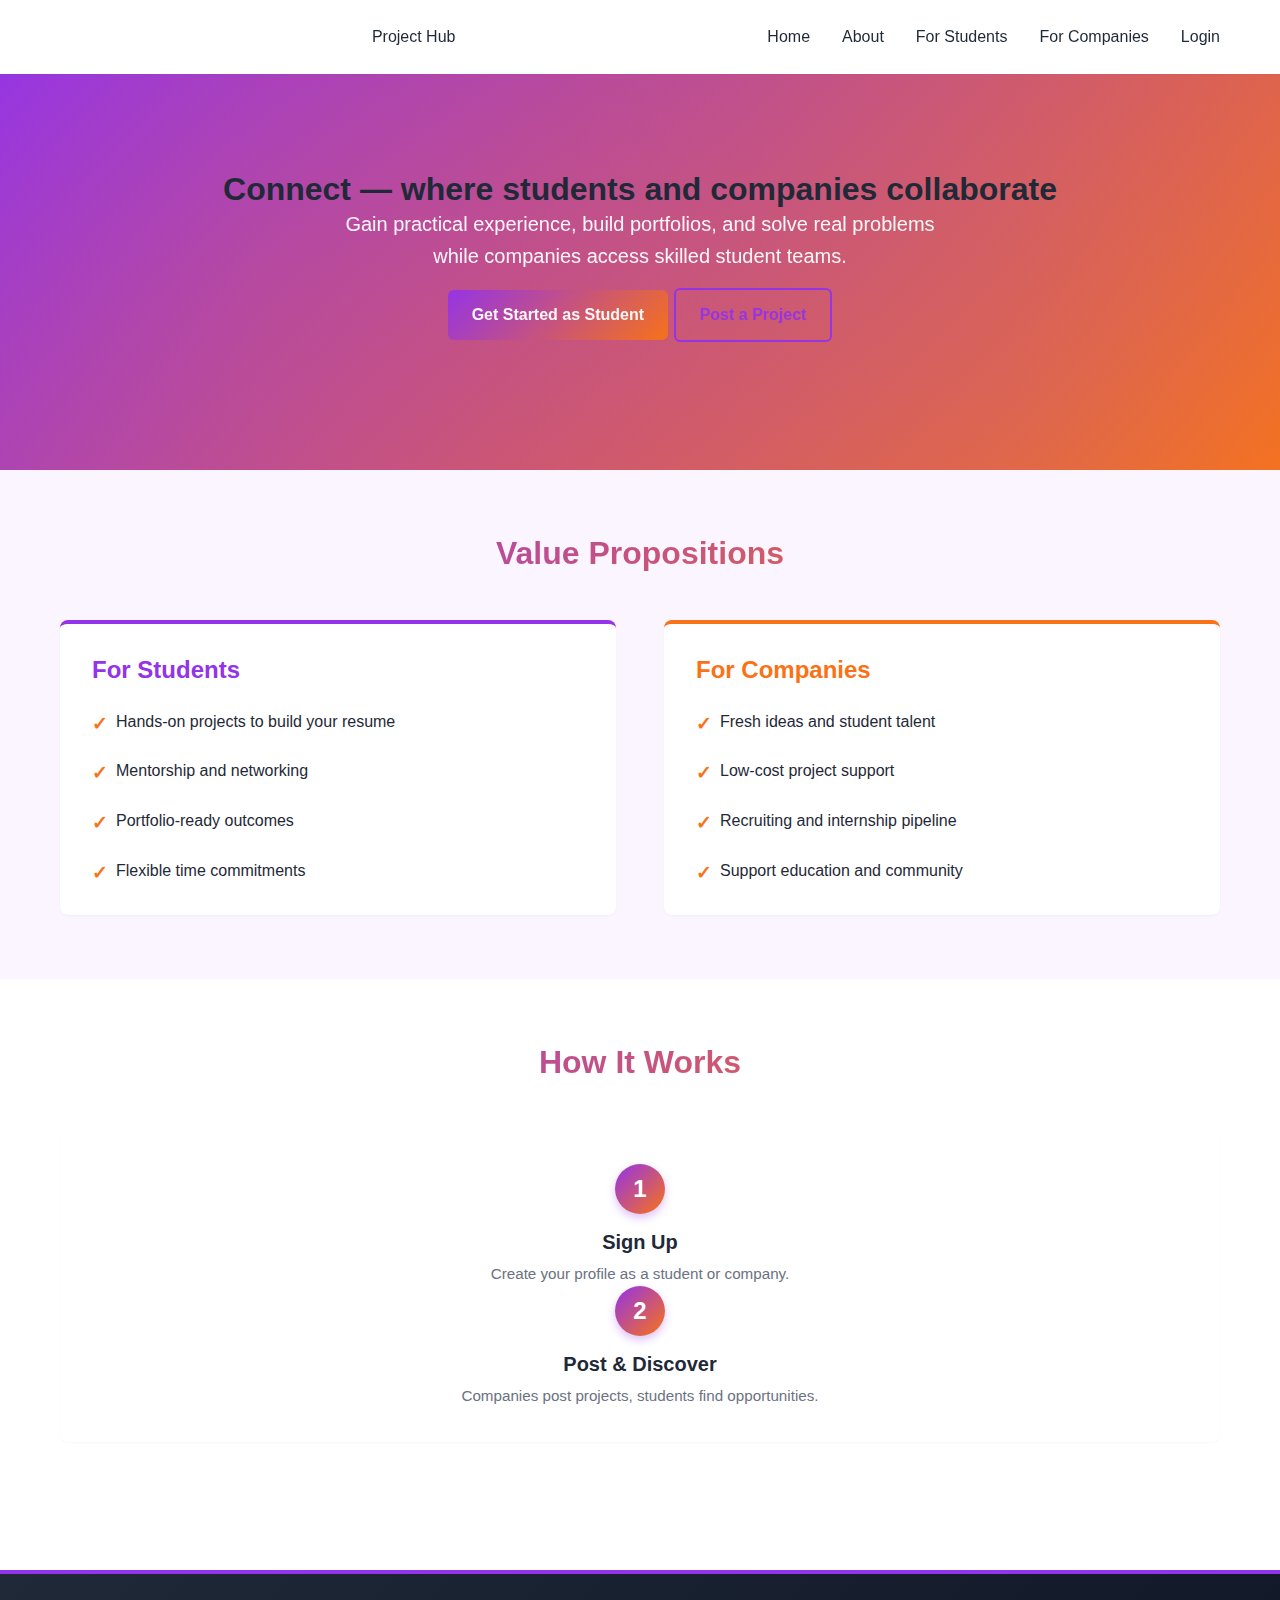
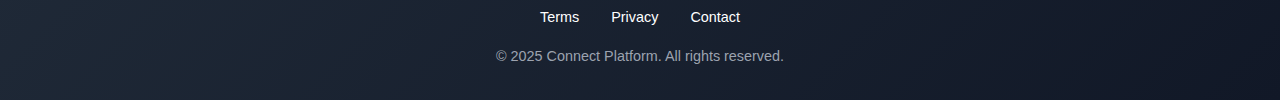
<file: index.html>
<head>
  <title>Connect — Project Hub</title>
  <link rel="stylesheet" href="./css/styles.css">
</head>
<body>

  <nav class="navbar">
    <div class="container">
      <div class="logo"></div>
      <div>Project Hub</div>

      <ul class="nav-links">
        <a href="#">Home</a>
        <a href="#about">About</a>
        <a href="student-dashboard.html">For Students</a>
        <a href="#companies">For Companies</a>
        <a href="#" >Login</a>
      </ul>
    </div>
  </nav>


</body>
<main>
    <section class="hero">
      <div class="container">
        <h1>Connect — where students and companies collaborate</h1>
        <div class="hero-description">

          <p>Gain practical experience, build portfolios, and solve real problems while companies access skilled student teams.</p>
          <div class="cta-button">
            <a href="#"class="btn btn-primary">Get Started as Student</a>
            <a href="#" class="btn btn-outline">Post a Project</a>
          </div>
        </div>
    </section>

    <section class="value-propositions">
      <div class = "container">
      <h2>Value Propositions</h2>

        <div class="two-column" >
          <div class="column">
            <h3>For Students</h3>
            <ul class="benefits-list">
              <li>Hands-on projects to build your resume</li>
              <li>Mentorship and networking</li>
              <li>Portfolio-ready outcomes</li>
              <li>Flexible time commitments</li>
            </ul>
          </div>
        

        <div class="column" >
              <h3>For Companies</h3>
              <ul class="benefits-list">
                <li>Fresh ideas and student talent</li>
                <li>Low-cost project support</li>
                <li>Recruiting and internship pipeline</li>
                <li>Support education and community</li>
              </ul>
            </div>
          </div>
          </div>
    </section>

    <section class="how-it-works">
      <div class="container">
      <h2>How It Works</h2>
        
      <div class="steps">
        <div class="step">
        <div class="step-number">1</div>
          <h3>Sign Up</h3>
          <p>Create your profile as a student or company.</p>
        <div class="step-number">2</div>
          <h3>Post & Discover</h3>
          <p>Companies post projects, students find opportunities.</p>
        
      </div>
    </div>
    </div>
      </section>
    

<footer>
  <div class="site-footer">
    <div class="footer-links">
      <a href="#">Terms</a>
      <a href="#">Privacy</a>
      <a href="#">Contact</a>
    </div>
    
    <p class="copyright">
            &copy; 2025 Connect Platform. All rights reserved.
        </p>
    
  
  </div>
</footer>
</html>
</file>
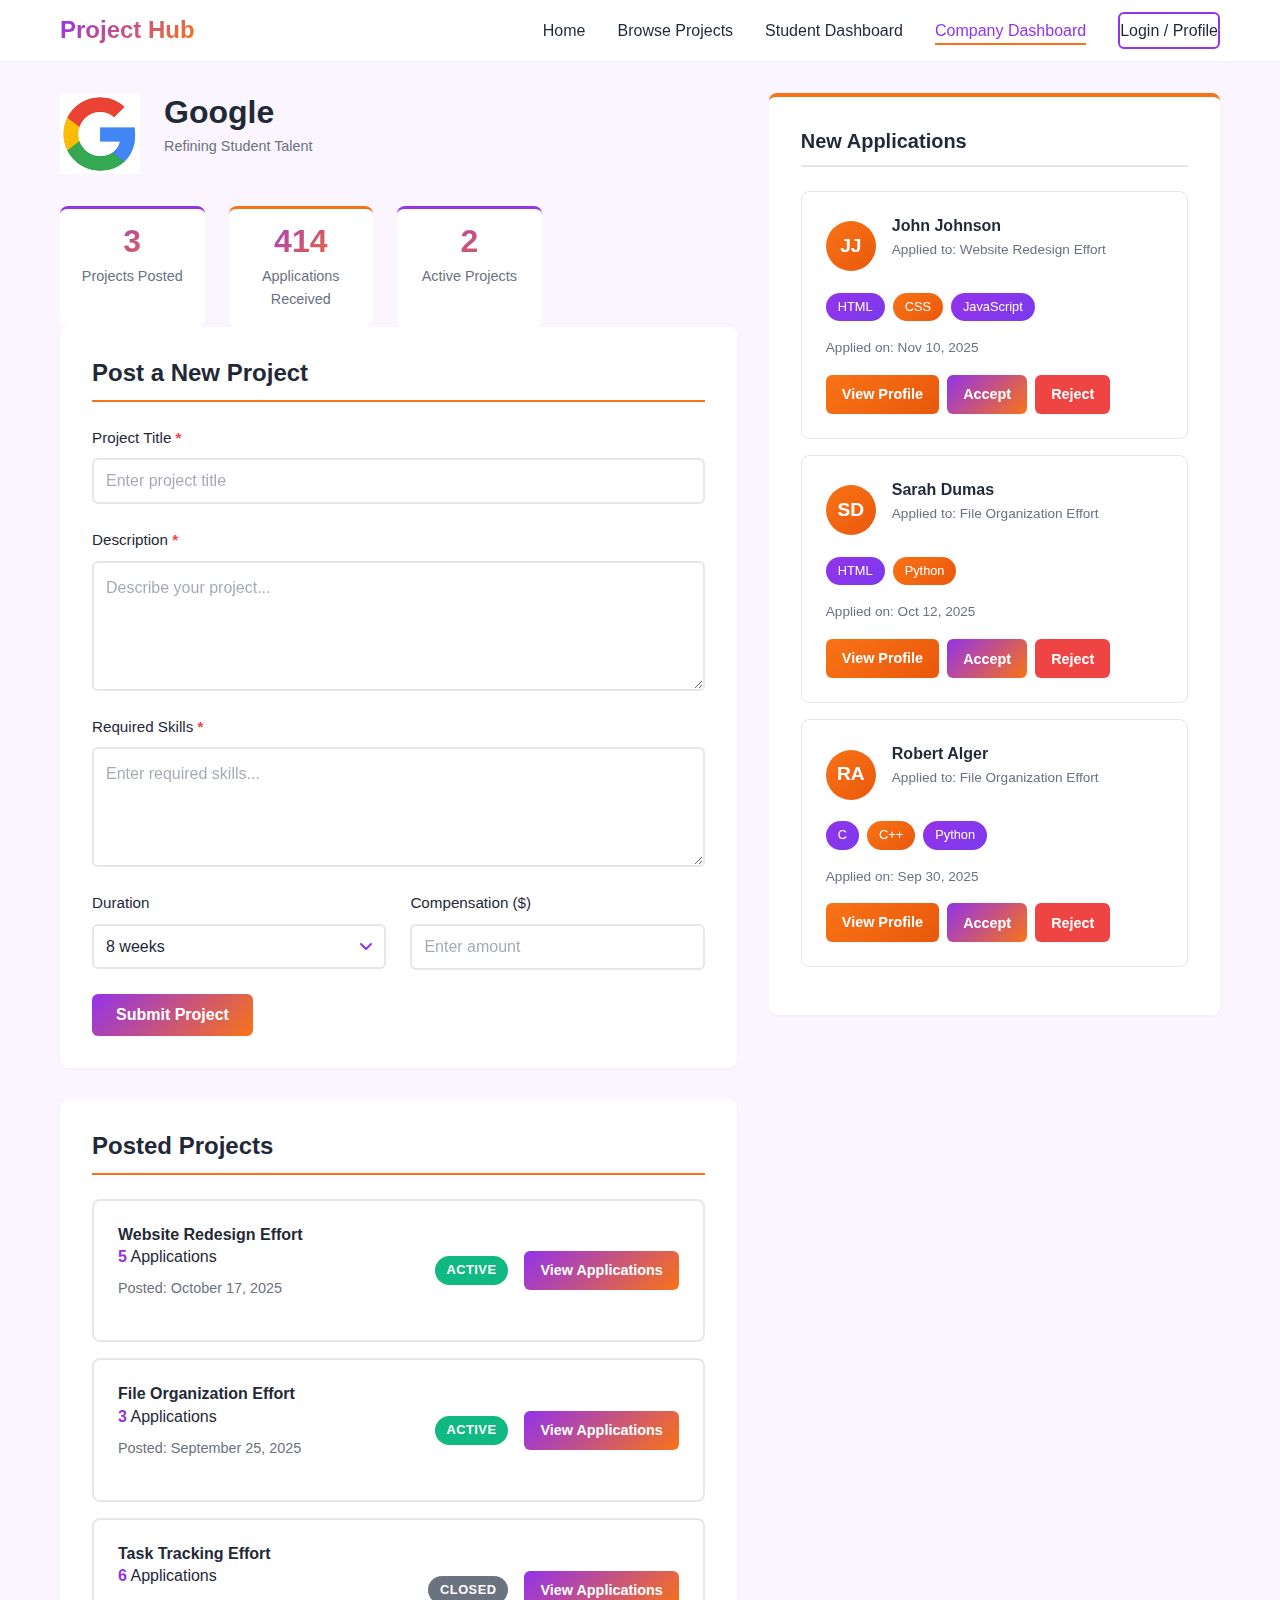
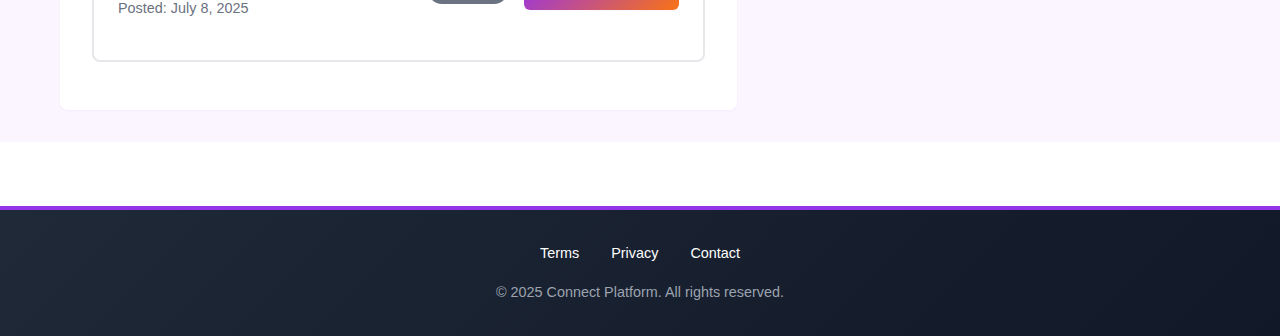
<file: company-dashboard.html>
<head>
  <title>Company Dashboard — Project Hub</title>
  <link rel="stylesheet" href="./css/styles.css">
</head>

<body>

  <!--Navigation Bar-->
  <nav class="navbar">
    <div class="container">
      <div class="logo">
        <h1><a href="index.html">Project Hub</a></h1>
      </div>

      <ul class="nav-links">
        <li><a href="index.html">Home</a></li>
        <li><a href="projects.html">Browse Projects</a></li>
        <li><a href="student-dashboard.html">Student Dashboard</a></li>
        <li><a href="company-dashboard.html" aria-current="page">Company Dashboard</a></li>
        <li><a href="#" class="btn-login">Login / Profile</a></li>
      </ul>
    </div>
  </nav> <main class="dashboard-main">
    
    <div class="container dashboard-grid company-grid">

      <div class="main-content">
        <!--Company Dashboard Header-->
        <section class="company-header">
          <div class="company-info">
            <div class="company-logo-large">
              <img src="images/google.png" alt="Company Logo">
            </div>
            <div>
              <h1>Google</h1>
              <p class="company-tagline">Refining Student Talent</p>
            </div>
          </div>
          <div class="quick-stats">
            <!--Projects Posted Stats-->
            <div class="stat-card">
              <span class="stat-number">3</span>
              <span class="stat-label">Projects Posted</span>
            </div>
            <!--Applications Received Stats-->
            <div class="stat-card">
              <span class="stat-number">414</span>
              <span class="stat-label">Applications Received</span>
            </div>
            <!--Active Projects Stats-->
            <div class="stat-card">
              <span class="stat-number">2</span>
              <span class="stat-label">Active Projects</span>
            </div>
          </div>
        </section>

        <!--Post Project Form-->
        <section class="post-project-section">
          <h3>Post a New Project</h3>

          <form class="project-form">
            <div class="form-group">
              <label for="title">Project Title <span class="required">*</span></label>
              <input type="text" id="title" name="title" placeholder="Enter project title" required>
            </div>

            <div class="form-group">
              <label for="description">Description <span class="required">*</span></label>
              <textarea id="description" name="description" rows="4" placeholder="Describe your project..."
                required></textarea>
            </div>

            <div class="form-group">
              <label for="skills">Required Skills <span class="required">*</span></label>
              <textarea id="skills" name="skills" rows="2" placeholder="Enter required skills..." required></textarea>
            </div>

            <div class="form-row">
              <div class="form-group">
                <label for="duration">Duration</label>
                <select id="duration" name="duration">
                  <option value="8">8 weeks</option>
                  <option value="12">12 weeks</option>
                  <option value="16">16 weeks</option>
                </select>
              </div>

              <div class="form-group">
                <label for="compensation">Compensation ($)</label>
                <input type="number" id="compensation" name="compensation" placeholder="Enter amount">
              </div>
            </div>
            
            <button type="button" class="btn btn-primary">Submit Project</button>
          </form>
        </section>

        <!--Posted Projects Section-->
        <section class="posted-projects">
          <h3>Posted Projects</h3>

          <div class="project-card posted">
            <div class="project-info">
              <h4>Website Redesign Effort</h4>
              <p class="applications-count"><strong>5</strong> Applications</p>
              <p class="posted-date">Posted: October 17, 2025</p>
            </div>
            <span class="project-status active">Active</span>
            <a href="#" class="btn btn-primary btn-small">View Applications</a>
          </div>

          <div class="project-card posted">
            <div class="project-info">
              <h4>File Organization Effort</h4>
              <p class="applications-count"><strong>3</strong> Applications</p>
              <p class="posted-date">Posted: September 25, 2025</p>
            </div>
            <span class="project-status active">Active</span>
            <a href="#" class="btn btn-primary btn-small">View Applications</a>
          </div>

          <div class="project-card posted">
            <div class="project-info">
              <h4>Task Tracking Effort</h4>
              <p class="applications-count"><strong>6</strong> Applications</p>
              <p class="posted-date">Posted: July 8, 2025</p>
            </div>
            <span class="project-status closed">Closed</span>
            <a href="#" class="btn btn-primary btn-small">View Applications</a>
          </div>
        </section>

      </div> <aside class="sidebar">
        <!--Recent Applications-->
        <section class="recent-applications">
          <h3>New Applications</h3>

          <div class="application-card">
            <div class="applicant-info">
              <div class="applicant-avatar">JJ</div>
              <div>
                <h4>John Johnson</h4>
                <p class="applied-to">Applied to: Website Redesign Effort</p>
              </div>
            </div>
            <div class="applicant-skills">
              <span class="skill-tag">HTML</span>
              <span class="skill-tag">CSS</span>
              <span class="skill-tag">JavaScript</span>
            </div>
            <p class="application-date">Applied on: Nov 10, 2025</p>
            <div class="application-actions">
              <div class="action-buttons">
                <a href="#" class="btn btn-secondary btn-small">View Profile</a>
                <button class="btn btn-primary btn-small">Accept</button>
                <button class="btn btn-danger btn-small">Reject</button>
              </div>
            </div>
          </div>

          <div class="application-card">
            <div class="applicant-info">
              <div class="applicant-avatar">SD</div>
              <div>
                <h4>Sarah Dumas</h4>
                <p class="applied-to">Applied to: File Organization Effort</p>
              </div>
            </div>
            <div class="applicant-skills">
              <span class="skill-tag">HTML</span>
              <span class="skill-tag">Python</span>
            </div>
            <p class="application-date">Applied on: Oct 12, 2025</p>
            <div class="application-actions">
              <div class="action-buttons">
                <a href="#" class="btn btn-secondary btn-small">View Profile</a>
                <button class="btn btn-primary btn-small">Accept</button>
                <button class="btn btn-danger btn-small">Reject</button>
              </div>
            </div>
          </div>

          <div class="application-card">
            <div class="applicant-info">
              <div class="applicant-avatar">RA</div>
              <div>
                <h4>Robert Alger</h4>
                <p class="applied-to">Applied to: File Organization Effort</p>
              </div>
            </div>
            <div class="applicant-skills">
              <span class="skill-tag">C</span>
              <span class="skill-tag">C++</span>
              <span class="skill-tag">Python</span>
            </div>
            <p class="application-date">Applied on: Sep 30, 2025</p>
            <div class="application-actions">
              <div class="action-buttons">
                <a href="#" class="btn btn-secondary btn-small">View Profile</a>
                <button class="btn btn-primary btn-small">Accept</button>
                <button class="btn btn-danger btn-small">Reject</button>
              </div>
            </div>
          </div>

        </section>
      </aside>

    </div> </main>

  <!--Footer-->
  <footer class="site-footer">
    <div class="container">
      <div class="footer-links">
        <a href="#">Terms</a>
        <a href="#">Privacy</a>
        <a href="#">Contact</a>
      </div>
      <p class="copyright">
        &copy; 2025 Connect Platform. All rights reserved.
      </p>
    </div>
  </footer> 



      <!--Login Modal-->
    <div id="loginModal" class="modal">
        <div class="modal-content">
            <span class="modal-close">&times;</span>
            <h2>Welcome Back</h2>
            <p class="modal-subtitle">Login to access your dashboard</p>
            
            <form class="login-form">
                <div class="form-group">
                    <label for="email">Email Address</label>
                    <input type="email" id="email" placeholder="your@email.com" required>
                </div>
                
                <div class="form-group">
                    <label for="password">Password</label>
                    <input type="password" id="password" placeholder="Enter your password" required>
                </div>
                
                <button type="submit" class="btn btn-primary btn-full">Login</button>
                
                <div class="login-footer">
                    <a href="#" class="forgot-link">Forgot password?</a>
                    <p>Don't have an account? <a href="#" class="signup-link">Sign up</a></p>
                </div>
            </form>
        </div>
    </div>

  

    <script>
        // Login Modal Functionality
        const modal = document.getElementById('loginModal');
        const loginBtn = document.querySelector('.btn-login');
        const closeBtn = document.querySelector('.modal-close');
        
        // Open modal when login button is clicked
        loginBtn.addEventListener('click', (e) => {
            e.preventDefault();
            modal.style.display = 'flex';
        });
        
        // Close modal when X is clicked
        closeBtn.addEventListener('click', () => {
            modal.style.display = 'none';
        });
        
    
    </script>


</body>
</file>
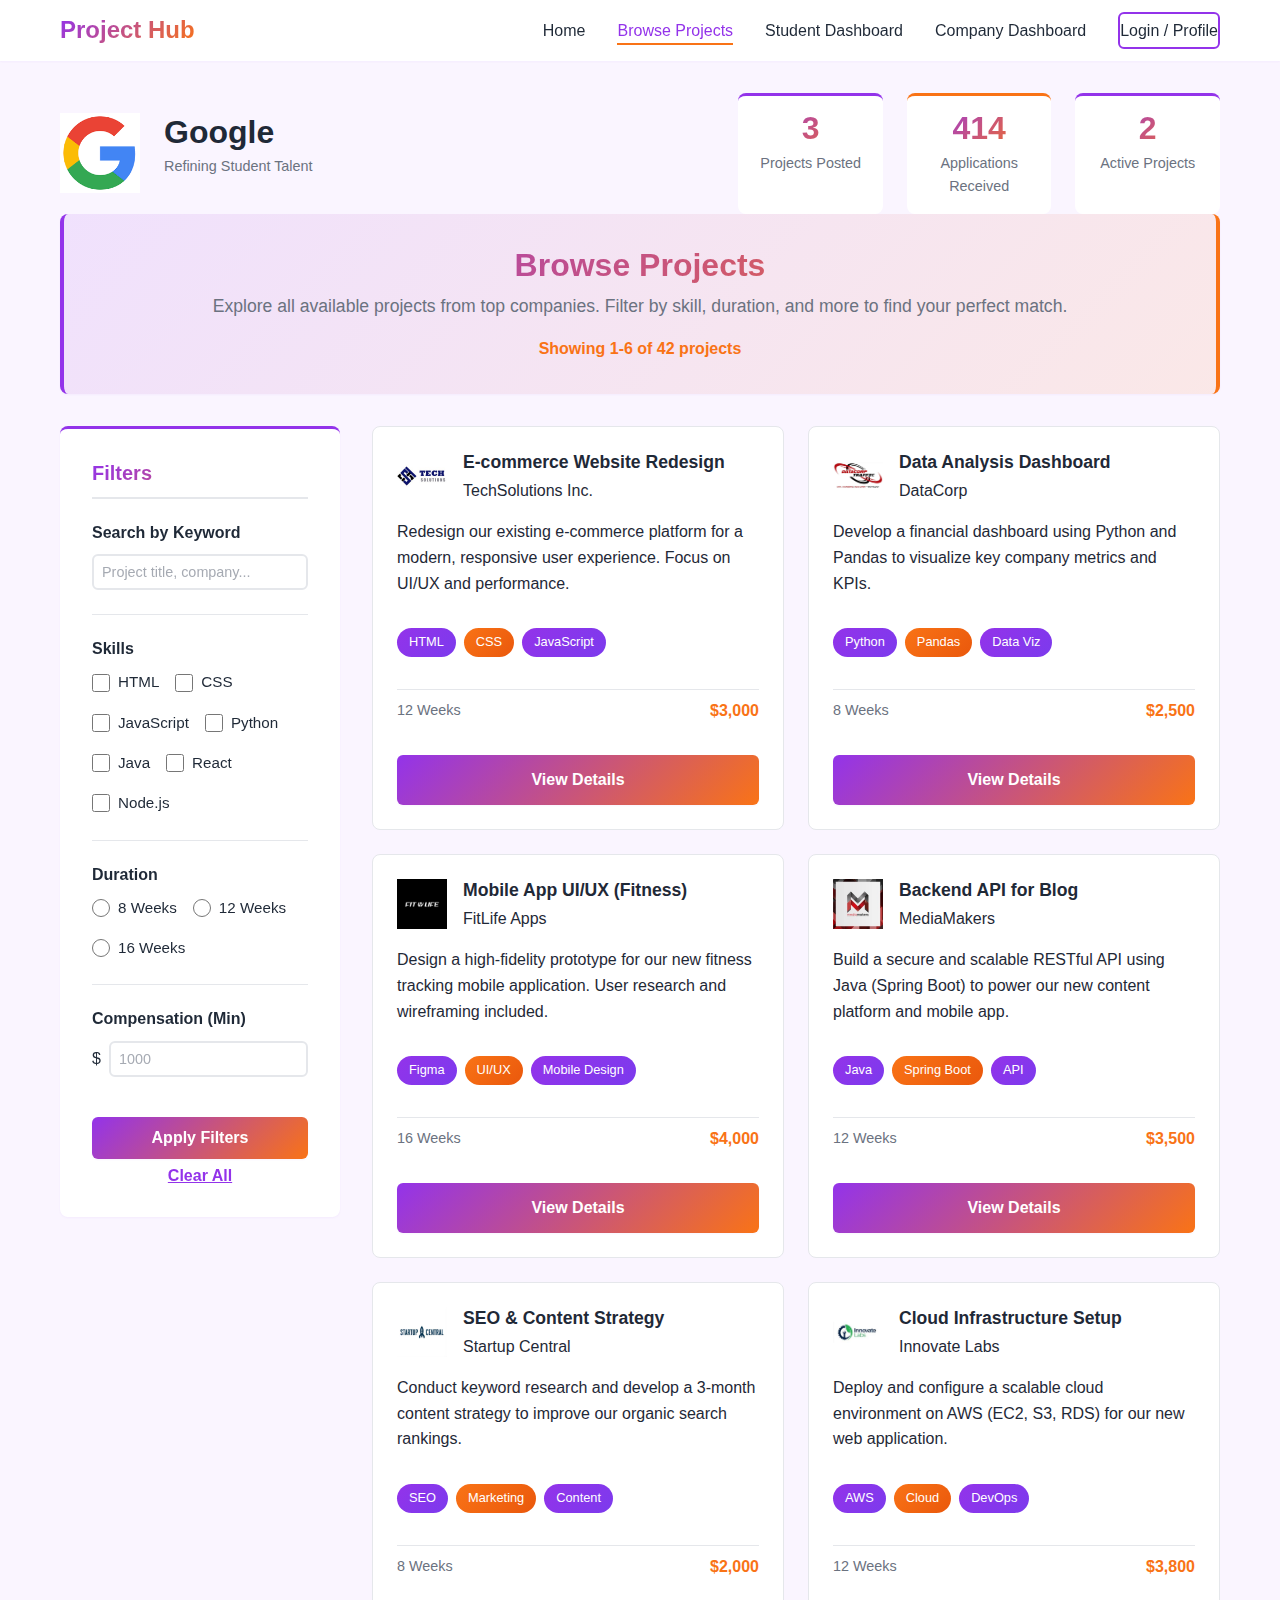
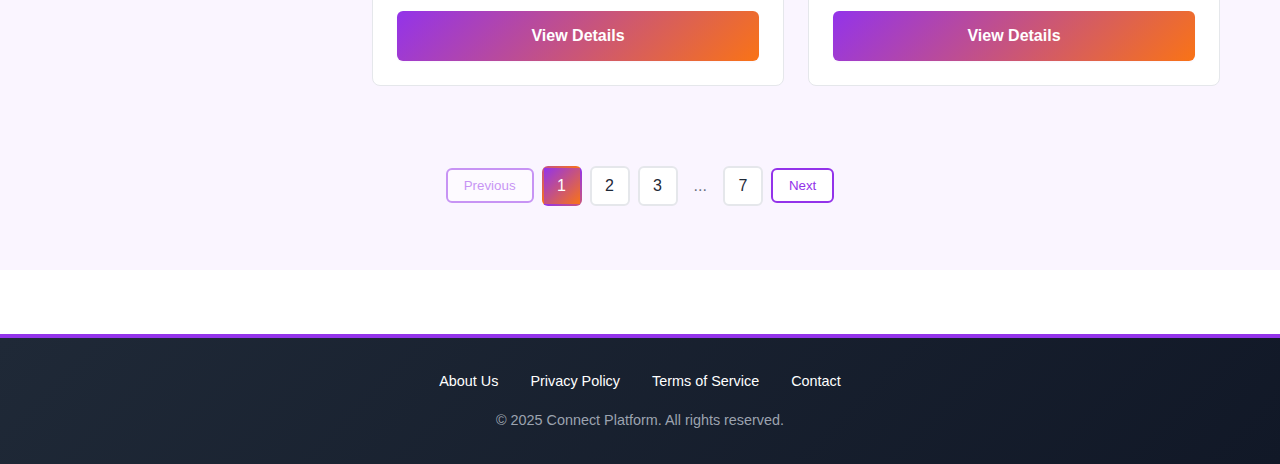
<file: projects.html>
<head>
  <title>Connect — Project Hub</title>
  <link rel="stylesheet" href="./css/styles.css">
</head>

<body>
    
    <!--Navigation Bar-->
    <nav class="navbar">
        <div class="container">
            <div class="logo">
                <h1><a href="index.html">Project Hub</a></h1>
            </div>
            
            <ul class="nav-links">
                <li><a href="index.html">Home</a></li>
                <li><a href="projects.html" aria-current="page">Browse Projects</a></li>
                <li><a href="student-dashboard.html">Student Dashboard</a></li>
                <li><a href="company-dashboard.html">Company Dashboard</a></li>
                <li><a href="#" class="btn-login">Login / Profile</a></li>
            </ul>
        </div>
    </nav>

    <main class="projects-main">
        <div class="container">
            <!---Company header-->
            <section class="company-header">
                <div class="company-info">
                    <div class="company-logo-large">
                        <img src="images/google.png" alt="Company Logo">
                    </div>
                    <div>
                    <h1>Google</h1>
                    <p class="company-tagline">Refining Student Talent</p>
                    </div>
                </div>

                <div class="quick-stats">
                    <!--Projects Posted Stats-->
                    <div class="stat-card">
                        <span class="stat-number">3</span>
                        <span class="stat-label">Projects Posted</span>
                    </div>
                    <!--Applications Received Stats-->
                    <div class="stat-card">
                        <span class="stat-number">414</span>
                        <span class="stat-label">Applications Received</span>
                    </div>
                    <!--Active Projects Stats-->
                    <div class="stat-card">
                        <span class="stat-number">2</span>
                        <span class="stat-label">Active Projects</span>
                    </div>
                </div>
            </section>

            <!---Page header-->
            <header class="page-header">
                <h2>Browse Projects</h2>
                <p class="page-description">Explore all available projects from top companies. Filter by skill, duration, and more to find your perfect match.</p>
                <div class="project-count">Showing 1-6 of 42 projects</div>
            </header>
            
            <div class="projects-layout">

            <!---FILTER SIDEBAR-->
                <aside class="filters-sidebar">
                    <h3>Filters</h3>

                    <div class="filter-group">
                        <h4>Search by Keyword</h4>
                        <input type="search" placeholder="Project title, company...">
                    </div>

                    <div class="filter-group">
                        <h4>Skills</h4>
                        <div class="filter-checkboxes">
                            <label class="checkbox-label"><input type="checkbox"> HTML</label>
                            <label class="checkbox-label"><input type="checkbox"> CSS</label>
                            <label class="checkbox-label"><input type="checkbox"> JavaScript</label>
                            <label class="checkbox-label"><input type="checkbox"> Python</label>
                            <label class="checkbox-label"><input type="checkbox"> Java</label>
                            <label class="checkbox-label"><input type="checkbox"> React</label>
                            <label class="checkbox-label"><input type="checkbox"> Node.js</label>
                        </div>
                    </div>

                    <div class="filter-group">
                        <h4>Duration</h4>
                        <div class="filter-radios">
                            <label class="radio-label"><input type="radio" name="duration" value="8"> 8 Weeks</label>
                            <label class="radio-label"><input type="radio" name="duration" value="12"> 12 Weeks</label>
                            <label class="radio-label"><input type="radio" name="duration" value="16"> 16 Weeks</label>
                        </div>
                    </div>

                    <div class="filter-group">
                        <h4>Compensation (Min)</h4>
                        <div class="compensation-inputs">
                            <span>$</span>
                            <input type="number" placeholder="1000" min="0">
                        </div>
                    </div>

                    <button class="btn btn-primary btn-apply-filters">Apply Filters</button>
                    <button class="btn btn-link btn-clear-filters">Clear All</button>
                </aside>

            <!---PROJECT LISTINGS-->
                <div class="projects-listings">

                    <div class="project-listing-card">
                        <div class="card-header">
                            <div class="company-logo-small">
                                <img src="images/techsolutions_logo.jpeg" alt="Company Logo">
                            </div> <div>
                                <h3><a href="#">E-commerce Website Redesign</a></h3>
                                <span class="company">TechSolutions Inc.</span>
                            </div>
                        </div>
                        <p class="card-description">Redesign our existing e-commerce platform for a modern, responsive user experience. Focus on UI/UX and performance.</p>
                        <div class="skills-tags">
                            <span class="skill-tag">HTML</span>
                            <span class="skill-tag">CSS</span>
                            <span class="skill-tag">JavaScript</span>
                        </div>
                        <div class="project-meta">
                            <span class="duration">12 Weeks</span>
                            <span class="compensation">$3,000</span>
                        </div>
                        <a href="#" class="btn btn-primary">View Details</a>
                    </div>

                    <div class="project-listing-card">
                        <div class="card-header">
                            <div class="company-logo-small">
                                <img src="images/data_crop.png" alt="Company Logo">
                            </div> <div>
                                <h3><a href="#">Data Analysis Dashboard</a></h3>
                                <span class="company">DataCorp</span>
                            </div>
                        </div>
                        <p class="card-description">Develop a financial dashboard using Python and Pandas to visualize key company metrics and KPIs.</p>
                        <div class="skills-tags">
                            <span class="skill-tag">Python</span>
                            <span class="skill-tag">Pandas</span>
                            <span class="skill-tag">Data Viz</span>
                        </div>
                        <div class="project-meta">
                            <span class="duration">8 Weeks</span>
                            <span class="compensation">$2,500</span>
                        </div>
                        <a href="#" class="btn btn-primary">View Details</a>
                    </div>

                    <div class="project-listing-card">
                        <div class="card-header">
                            <div class="company-logo-small">
                                <img src="images/fitlife.png" alt="Company Logo">
                            </div> <div>
                                <h3><a href="#">Mobile App UI/UX (Fitness)</a></h3>
                                <span class="company">FitLife Apps</span>
                            </div>
                        </div>
                        <p class="card-description">Design a high-fidelity prototype for our new fitness tracking mobile application. User research and wireframing included.</p>
                        <div class="skills-tags">
                            <span class="skill-tag">Figma</span>
                            <span class="skill-tag">UI/UX</span>
                            <span class="skill-tag">Mobile Design</span>
                        </div>
                        <div class="project-meta">
                            <span class="duration">16 Weeks</span>
                            <span class="compensation">$4,000</span>
                        </div>
                        <a href="#" class="btn btn-primary">View Details</a>
                    </div>

                    <div class="project-listing-card">
                        <div class="card-header">
                            <div class="company-logo-small">
                                <img src="images/media_makers.jpeg" alt="Company Logo">
                            </div> <div>
                                <h3><a href="#">Backend API for Blog</a></h3>
                                <span class="company">MediaMakers</span>
                            </div>
                        </div>
                        <p class="card-description">Build a secure and scalable RESTful API using Java (Spring Boot) to power our new content platform and mobile app.</p>
                        <div class="skills-tags">
                            <span class="skill-tag">Java</span>
                            <span class="skill-tag">Spring Boot</span>
                            <span class="skill-tag">API</span>
                        </div>
                        <div class="project-meta">
                            <span class="duration">12 Weeks</span>
                            <span class="compensation">$3,500</span>
                        </div>
                        <a href="#" class="btn btn-primary">View Details</a>
                    </div>

                    <div class="project-listing-card">
                        <div class="card-header">
                            <div class="company-logo-small">
                                <img src="images/startup_central.avif" alt="Company Logo">
                            </div> <div>
                                <h3><a href="#">SEO & Content Strategy</a></h3>
                                <span class="company">Startup Central</span>
                            </div>
                        </div>
                        <p class="card-description">Conduct keyword research and develop a 3-month content strategy to improve our organic search rankings.</p>
                        <div class="skills-tags">
                            <span class="skill-tag">SEO</span>
                            <span class="skill-tag">Marketing</span>
                            <span class="skill-tag">Content</span>
                        </div>
                        <div class="project-meta">
                            <span class="duration">8 Weeks</span>
                            <span class="compensation">$2,000</span>
                        </div>
                        <a href="#" class="btn btn-primary">View Details</a>
                    </div>

                    <div class="project-listing-card">
                        <div class="card-header">
                            <div class="company-logo-small">
                                <img src="images/innovative_labs.jpeg" alt="Company Logo">
                            </div> <div>
                                <h3><a href="#">Cloud Infrastructure Setup</a></h3>
                                <span class="company">Innovate Labs</span>
                            </div>
                        </div>
                        <p class="card-description">Deploy and configure a scalable cloud environment on AWS (EC2, S3, RDS) for our new web application.</p>
                        <div class="skills-tags">
                            <span class="skill-tag">AWS</span>
                            <span class="skill-tag">Cloud</span>
                            <span class="skill-tag">DevOps</span>
                        </div>
                        <div class="project-meta">
                            <span class="duration">12 Weeks</span>
                            <span class="compensation">$3,800</span>
                        </div>
                        <a href="#" class="btn btn-primary">View Details</a>
                    </div>

                </div> </div>

            <!---PAGINATION-->
            <div class="pagination">
                <button class="pagination-btn" disabled>Previous</button>
                <div class="page-numbers">
                    <span class="page-number active">1</span>
                    <span class="page-number">2</span>
                    <span class="page-number">3</span>
                    <span class="page-ellipsis">...</span>
                    <span class="page-number">7</span>
                </div>
                <button class="pagination-btn">Next</button>
            </div>

        </div> </main>

    <!--Footer-->
    <footer class="site-footer">
        <div class="container">
            <div class="footer-links">
                <a href="#">About Us</a>
                <a href="#">Privacy Policy</a>
                <a href="#">Terms of Service</a>
                <a href="#">Contact</a>
            </div>
            <p class="copyright">© 2025 Connect Platform. All rights reserved.</p>
        </div>
    </footer>


    <!--Login Modal-->
    <div id="loginModal" class="modal">
        <div class="modal-content">
            <span class="modal-close">&times;</span>
            <h2>Welcome Back</h2>
            <p class="modal-subtitle">Login to access your dashboard</p>
            
            <form class="login-form">
                <div class="form-group">
                    <label for="email">Email Address</label>
                    <input type="email" id="email" placeholder="your@email.com" required>
                </div>
                
                <div class="form-group">
                    <label for="password">Password</label>
                    <input type="password" id="password" placeholder="Enter your password" required>
                </div>
                
                <button type="submit" class="btn btn-primary btn-full">Login</button>
                
                <div class="login-footer">
                    <a href="#" class="forgot-link">Forgot password?</a>
                    <p>Don't have an account? <a href="#" class="signup-link">Sign up</a></p>
                </div>
            </form>
        </div>
    </div>


    <script>
        // Login Modal Functionality
        const modal = document.getElementById('loginModal');
        const loginBtn = document.querySelector('.btn-login');
        const closeBtn = document.querySelector('.modal-close');
        
        // Open modal when login button is clicked
        loginBtn.addEventListener('click', (e) => {
            e.preventDefault();
            modal.style.display = 'flex';
        });
        
        // Close modal when X is clicked
        closeBtn.addEventListener('click', () => {
            modal.style.display = 'none';
        });
        
    
    </script>

</body>
</file>
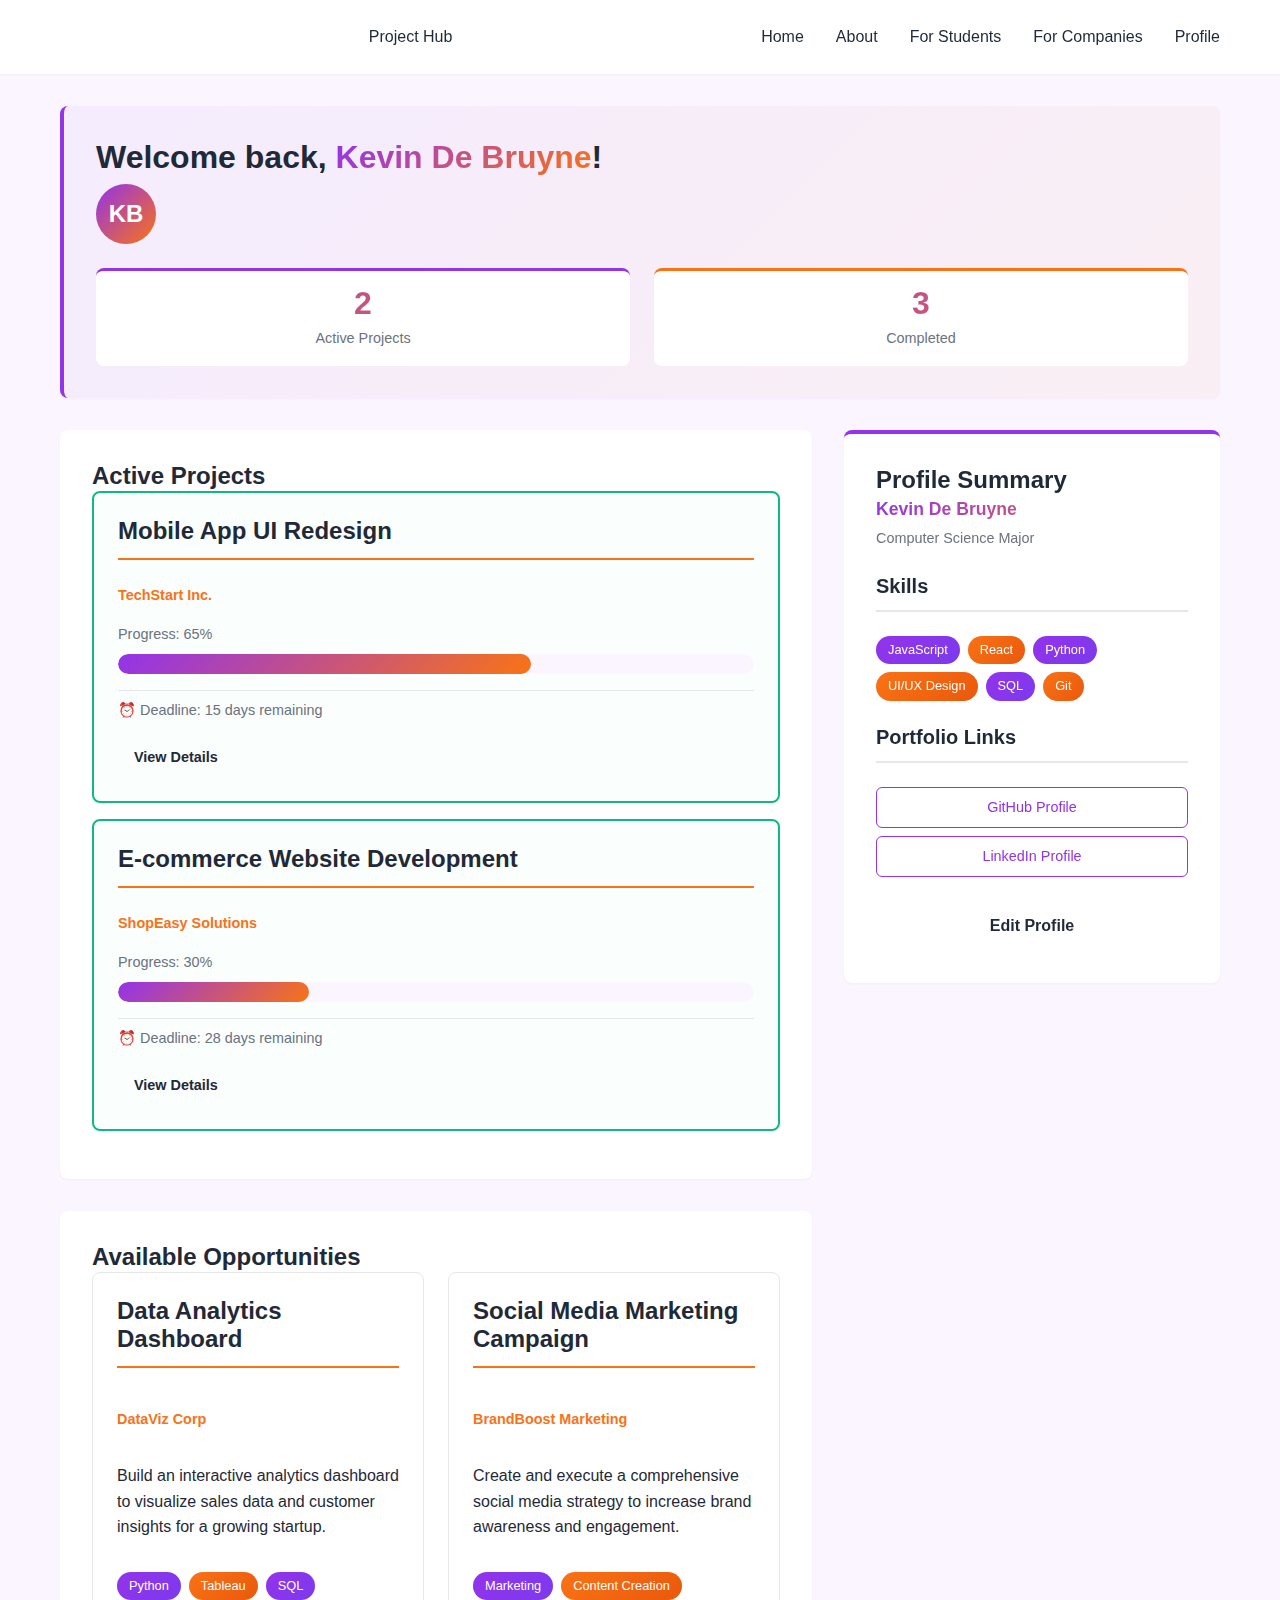
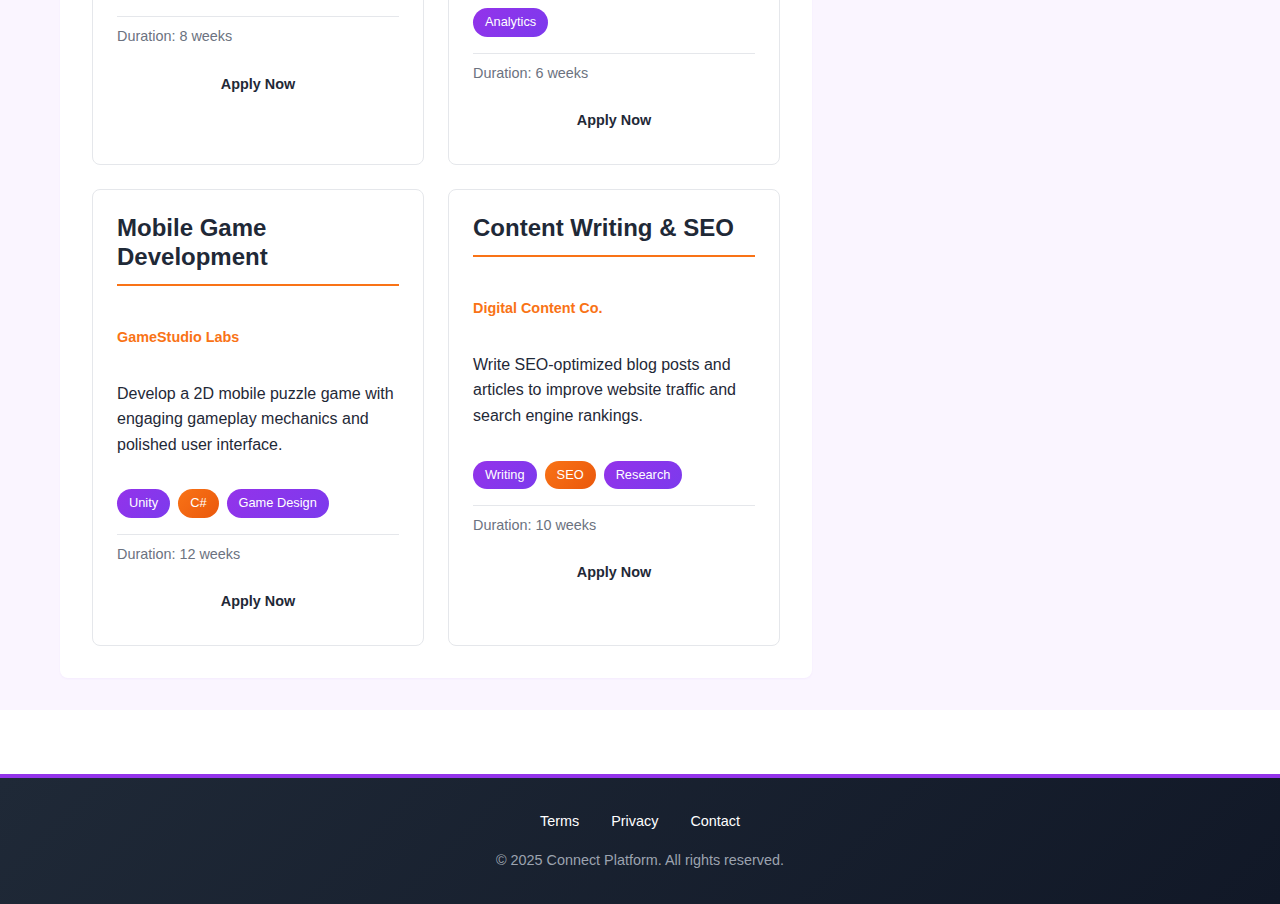
<file: student-dashboard.html>
<head>
  <title>Connect — Project Hub</title>
  <link rel="stylesheet" href="./css/styles.css">
</head>
<body>

  <header class="navbar" role="banner">
    <div class="container">
        <div class="logo"></div>
        <div>Project Hub</div>
      

      <nav class="nav-links" role="navigation">
        <a href="index.html">Home</a>
        <a href="index.html#about">About</a>
        <a href="student-dashboard.html">For Students</a>
        <a href="company-dashboard.html">For Companies</a>
        <a href="#" >Profile</a>
      </nav>
    </div>
  </header>
  <main class="dashboard-main">
    <div class="container">
      
      <section class="dashboard-header">
        <div class="welcome-section">
          <h1>Welcome back, <span class="student-name">Kevin De Bruyne</span>!</h1>
          <div class="profile-pic">KB</div>
        </div>
        

        <div class="quick-stats">
          <div class="stat-card">
            <span class="stat-number">2</span>
            <span class="stat-label">Active Projects</span>
          </div>
          <div class="stat-card">
            <span class="stat-number">3</span>
            <span class="stat-label">Completed</span>
          </div>
        </div>
      </section>

          <div class="dashboard-grid">
  
        <div class="main-content">
          
          
          <section class="active-projects">
            <h2>Active Projects</h2>
            
            
            <div class="project-card active">
              <div class="project-header">
                <h3>Mobile App UI Redesign</h3>
                <p class="company-name">TechStart Inc.</p>
              </div>
              
              <div class="progress-container">
                <label for="progress1">Progress: 65%</label>
                <progress id="progress1" value="65" max="100">65%</progress>
              </div>
              
              <div class="project-meta">
                <span class="deadline">⏰ Deadline: 15 days remaining</span>
              </div>
              
              <a href="#" class="btn primary btn-small">View Details</a>
            </div>

            
            <div class="project-card active">
              <div class="project-header">
                <h3>E-commerce Website Development</h3>
                <p class="company-name">ShopEasy Solutions</p>
              </div>
              
              <div class="progress-container">
                <label for="progress2">Progress: 30%</label>
                <progress id="progress2" value="30" max="100">30%</progress>
              </div>
              
              <div class="project-meta">
                <span class="deadline">⏰ Deadline: 28 days remaining</span>
              </div>
              
              <a href="#" class="btn primary btn-small">View Details</a>
            </div>
          </section>

          <section class="available-opportunities">
            <h2>Available Opportunities</h2>
            
            <div class="opportunities-grid">
              
              
              <div class="opportunity-card">
                <h3>Data Analytics Dashboard</h3>
                <p class="company">DataViz Corp</p>
                <p>Build an interactive analytics dashboard to visualize sales data and customer insights for a growing startup.</p>
                
                <div class="skills-tags">
                  <span class="skill-tag">Python</span>
                  <span class="skill-tag">Tableau</span>
                  <span class="skill-tag">SQL</span>
                </div>
                
                <div class="opportunity-meta">
                  <span class="duration">Duration: 8 weeks</span>
                </div>
                
                <a href="#" class="btn secondary btn-small">Apply Now</a>
              </div>

              <div class="opportunity-card">
                <h3>Social Media Marketing Campaign</h3>
                <p class="company">BrandBoost Marketing</p>
                <p>Create and execute a comprehensive social media strategy to increase brand awareness and engagement.</p>
                
                <div class="skills-tags">
                  <span class="skill-tag">Marketing</span>
                  <span class="skill-tag">Content Creation</span>
                  <span class="skill-tag">Analytics</span>
                </div>
                
                <div class="opportunity-meta">
                  <span class="duration">Duration: 6 weeks</span>
                  
                </div>
                
                <a href="#" class="btn secondary btn-small">Apply Now</a>
              </div>

              <div class="opportunity-card">
          
                <h3>Mobile Game Development</h3>
                <p class="company">GameStudio Labs</p>
                <p>Develop a 2D mobile puzzle game with engaging gameplay mechanics and polished user interface.</p>
                
                <div class="skills-tags">
                  <span class="skill-tag">Unity</span>
                  <span class="skill-tag">C#</span>
                  <span class="skill-tag">Game Design</span>
                </div>
                
                <div class="opportunity-meta">
                  <span class="duration">Duration: 12 weeks</span>
                  
                </div>
                
                <a href="#" class="btn secondary btn-small">Apply Now</a>
              </div>

              <div class="opportunity-card">
                <h3>Content Writing & SEO</h3>
                <p class="company">Digital Content Co.</p>
                <p>Write SEO-optimized blog posts and articles to improve website traffic and search engine rankings.</p>
                
                <div class="skills-tags">
                  <span class="skill-tag">Writing</span>
                  <span class="skill-tag">SEO</span>
                  <span class="skill-tag">Research</span>
                </div>
                
                <div class="opportunity-meta">
                  <span class="duration">Duration: 10 weeks</span>
                  
                </div>
                <a class="btn secondary btn-small">Apply Now</a>
              </div>

            </div>
          </section>
        </div>

      </section>

      <aside class="sidebar">
          <section class="profile-summary">
            <h2>Profile Summary</h2>
            
            <div class="profile-info">
              <p class="name">Kevin De Bruyne</p>
              <p class="major">Computer Science Major</p>
            </div>
            
            <div class="skills-section">
              <h3>Skills</h3>
              <div class="skills-tags">
                <span class="skill-tag">JavaScript</span>
                <span class="skill-tag">React</span>
                <span class="skill-tag">Python</span>
                <span class="skill-tag">UI/UX Design</span>
                <span class="skill-tag">SQL</span>
                <span class="skill-tag">Git</span>
              </div>
            </div>
            
            <div class="portfolio-links">
              <h3>Portfolio Links</h3>
              <a href="#" class="portfolio-link">GitHub Profile</a>
              <a href="#" class="portfolio-link">LinkedIn Profile</a>
            </div>
            
            <a href="#" class="btn primary btn-full">Edit Profile</a>
          </section>
        </aside>

      </div>
    </div>
  </main>  

  <footer>
  <div class="site-footer">
    <div class="footer-links">
      <a href="#">Terms</a>
      <a href="#">Privacy</a>
      <a href="#">Contact</a>
    </div>
    
    <p class="copyright">
            &copy; 2025 Connect Platform. All rights reserved.
        </p>
    
  
  </div>
</footer>
</body>
</file>
<file: css/styles.css>
/* ==========================================
   CONNECT PLATFORM - PURPLE & ORANGE THEME
   ENGR 1340 - Project 2
   
   Updated color scheme: Purple primary, Orange secondary
   ========================================== */

/* ==========================================
   1. CSS VARIABLES (PURPLE & ORANGE COLOR SCHEME)
   ========================================== */

:root {
    /* PRIMARY COLORS  */
    --primary-color: #9333ea;          
    --primary-dark: #7c3aed;          
    --primary-light: #a855f7;          
    
    /* SECONDARY COLORS */
    --secondary-color: #f97316;        
    --secondary-dark: #ea580c;         
    --secondary-light: #fb923c;        
    
    /* TEXT COLORS */
    --text-dark: #1f2937;              
    --text-light: #6b7280;             
    
    /* BACKGROUND COLORS */
    --background: #ffffff;             
    --background-alt: #faf5ff;         
    --background-accent: #fff7ed;      
    
    /* BORDER AND DIVIDER COLORS */
    --border-color: #e5e7eb;           
    
    /* STATUS COLORS */
    --success-color: #10b981;          
    --error-color: #ef4444;            
    --warning-color: #f59e0b;          
    --info-color: #8b5cf6;             
    
    /* GRADIENT COMBINATIONS */
    --gradient-primary: linear-gradient(135deg, #9333ea 0%, #f97316 100%);
    --gradient-secondary: linear-gradient(135deg, #7c3aed 0%, #ea580c 100%);
    
    /* SHADOW VALUES  */
    --shadow-sm: 0 1px 2px rgba(147, 51, 234, 0.05);
    --shadow-md: 0 4px 6px rgba(147, 51, 234, 0.1);
    --shadow-lg: 0 10px 15px rgba(147, 51, 234, 0.1);
    
    /* SPACING VALUES */
    --spacing-xs: 0.25rem;  
    --spacing-sm: 0.5rem;   
    --spacing-md: 1rem;     
    --spacing-lg: 1.5rem;   
    --spacing-xl: 2rem;     
    
    /* BORDER RADIUS */
    --radius-sm: 4px;
    --radius-md: 6px;
    --radius-lg: 8px;
    --radius-full: 9999px;  
    
   
    --transition-fast: 0.2s;
    --transition-normal: 0.3s;
    --transition-slow: 0.5s;
}

/* ==========================================
   2. BASE STYLES & RESET
   ========================================== */

* {
    margin: 0;
    padding: 0;
    box-sizing: border-box;
}

body {
    font-family: -apple-system, BlinkMacSystemFont, 'Segoe UI', Roboto, 'Helvetica Neue', Arial, sans-serif;
    font-size: 16px;
    line-height: 1.6;
    color: var(--text-dark);
    background-color: var(--background);
    overflow-x: hidden;
}

h1, h2, h3, h4, h5, h6 {
    line-height: 1.2;
    font-weight: 700;
    color: var(--text-dark);
}

p {
    margin-bottom: 1rem;
}

img {
    max-width: 100%;
    height: auto;
    display: block;
}

ul, ol {
    list-style: none;
}

a {
    text-decoration: none;
    color: inherit;
    transition: color var(--transition-normal) ease;
}

button {
    font-family: inherit;
    cursor: pointer;
}

/* ==========================================
   3. LAYOUT UTILITIES
   ========================================== */

.container {
    max-width: 1200px;
    margin: 0 auto;
    padding: 0 20px;
    width: 100%;
}

.section {
    padding: 4rem 0;
}

/* ==========================================
   4. NAVIGATION BAR
   ========================================== */

.navbar {
    background-color: var(--background);
    box-shadow: var(--shadow-sm);
    padding: 1rem 0;
    z-index: 1000;
    position: sticky;
    top: 0;
}

.navbar .container {
    display: flex;
    justify-content: space-between;
    align-items: center;
}

.logo h1 {
    font-size: 1.5rem;
    background: var(--gradient-primary);
    -webkit-background-clip: text;
    -webkit-text-fill-color: transparent;
    background-clip: text;
    font-weight: 700;
    margin: 0;
}

.logo a {
    color: var(--primary-color);
}

.logo a:hover {
    opacity: 0.8;
}

.nav-links {
    display: flex;
    gap: 2rem;
    align-items: center;
    margin: 0;
    padding: 0;
}

.nav-links a {
    color: var(--text-dark);
    font-weight: 500;
    font-size: 1rem;
    transition: color var(--transition-normal) ease;
    padding: 0.5rem 0;
}

.nav-links a:hover {
    color: var(--primary-color);
}

.nav-links a:focus {
    outline: 2px solid var(--primary-color);
    outline-offset: 4px;
    border-radius: var(--radius-sm);
}

.nav-links a[aria-current="page"] {
    color: var(--primary-color);
    border-bottom: 2px solid var(--secondary-color);
    padding-bottom: 0.3rem;
}

.btn-login {
    padding: 0.5rem 1rem;
    border: 2px solid var(--primary-color);
    border-radius: var(--radius-md);
    color: var(--primary-color);
    transition: all var(--transition-normal) ease;
}

.btn-login:hover {
    background: var(--gradient-primary);
    color: white;
    border-color: transparent;
}

/* ==========================================
   5. BUTTONS
   ========================================== */

.btn {
    display: inline-block;
    padding: 0.75rem 1.5rem;
    border: none;
    border-radius: var(--radius-md);
    font-weight: 600;
    font-size: 1rem;
    text-align: center;
    cursor: pointer;
    transition: all var(--transition-normal) ease;
    text-decoration: none;
    white-space: nowrap;
}

.btn:focus {
    outline: none;
}

.btn-primary {
    background: var(--gradient-primary);
    color: white;
    box-shadow: var(--shadow-sm);
}

.btn-primary:hover {
    background: var(--gradient-secondary);
    transform: translateY(-2px);
    box-shadow: var(--shadow-md);
}

.btn-primary:active {
    transform: translateY(0);
    box-shadow: var(--shadow-sm);
}

.btn-secondary {
    background: linear-gradient(135deg, var(--secondary-color), var(--secondary-dark));
    color: white;
    box-shadow: var(--shadow-sm);
}

.btn-secondary:hover {
    background: linear-gradient(135deg, var(--secondary-dark), #dc2626);
    transform: translateY(-2px);
    box-shadow: var(--shadow-md);
}

.btn-secondary:active {
    transform: translateY(0);
}

.btn-success {
    background-color: var(--success-color);
    color: white;
    box-shadow: var(--shadow-sm);
}

.btn-success:hover {
    background-color: #059669;
    transform: translateY(-2px);
    box-shadow: var(--shadow-md);
}

.btn-danger {
    background-color: var(--error-color);
    color: white;
    box-shadow: var(--shadow-sm);
}

.btn-danger:hover {
    background-color: #dc2626;
    transform: translateY(-2px);
    box-shadow: var(--shadow-md);
}

.btn-outline {
    background-color: transparent;
    border: 2px solid var(--primary-color);
    color: var(--primary-color);
}

.btn-outline:hover {
    background: var(--gradient-primary);
    color: white;
    border-color: transparent;
}

.btn-small {
    padding: 0.5rem 1rem;
    font-size: 0.9rem;
}

.btn-large {
    padding: 1rem 2rem;
    font-size: 1.1rem;
    font-weight: 700;
}

.btn-full {
    width: 100%;
    display: block;
}

.btn:disabled,
.btn.disabled {
    opacity: 0.5;
    cursor: not-allowed;
    pointer-events: none;
}

.btn:focus-visible {
    outline: 3px solid var(--primary-color);
    outline-offset: 2px;
}

.btn-link {
    background: none;
    border: none;
    color: var(--primary-color);
    text-decoration: underline;
    padding: 0;
    cursor: pointer;
}

.btn-link:hover {
    color: var(--secondary-color);
}

/* ==========================================
   6. LANDING PAGE STYLES
   ========================================== */

.hero {
    background: var(--gradient-primary);
    color: white;
    padding: 6rem 0;
    text-align: center;
    position: relative;
    overflow: hidden;
}

/* Add animated background pattern */
.hero::before {
    content: '';
    position: absolute;
    top: 0;
    left: 0;
    right: 0;
    bottom: 0;
    background-image: 
        radial-gradient(circle at 20% 50%, rgba(249, 115, 22, 0.1) 0%, transparent 50%),
        radial-gradient(circle at 80% 80%, rgba(139, 92, 246, 0.1) 0%, transparent 50%);
    z-index: 0;
}

.hero > * {
    position: relative;
    z-index: 1;
}

.hero h2 {
    font-size: 2.5rem;
    margin-bottom: 1rem;
    font-weight: 700;
    color: white;
    text-shadow: 0 2px 4px rgba(0,0,0,0.1);
}

.hero-description {
    font-size: 1.25rem;
    margin-bottom: 2rem;
    line-height: 1.6;
    max-width: 600px;
    margin-left: auto;
    margin-right: auto;
    opacity: 0.95;
}

.cta-buttons {
    display: flex;
    gap: 1rem;
    justify-content: center;
    flex-wrap: wrap;
    margin-top: 2rem;
}

/* ==========================================
   VALUE PROPOSITIONS SECTION
   ========================================== */

.value-propositions {
    padding: 4rem 0;
    background-color: var(--background-alt);
}

.value-propositions h2 {
    text-align: center;
    font-size: 2rem;
    margin-bottom: 3rem;
    background: var(--gradient-primary);
    -webkit-background-clip: text;
    -webkit-text-fill-color: transparent;
    background-clip: text;
}

.two-column {
    display: grid;
    grid-template-columns: 1fr 1fr;
    gap: 3rem;
}

.column {
    background: white;
    padding: 2rem;
    border-radius: var(--radius-lg);
    box-shadow: var(--shadow-sm);
    border-top: 4px solid var(--primary-color);
}

.column:nth-child(2) {
    border-top-color: var(--secondary-color);
}

.column h3 {
    font-size: 1.5rem;
    margin-bottom: 1.5rem;
    color: var(--primary-color);
}

.column:nth-child(2) h3 {
    color: var(--secondary-color);
}

.benefits-list {
    display: flex;
    flex-direction: column;
    gap: 1.5rem;
}

.benefits-list li {
    padding-left: 1.5rem;
    position: relative;
    line-height: 1.6;
}

.benefits-list li::before {
    content: "✓";
    position: absolute;
    left: 0;
    color: var(--secondary-color);
    font-weight: bold;
    font-size: 1.2rem;
}

.benefits-list li strong {
    color: var(--text-dark);
    font-weight: 600;
}

/* ==========================================
   HOW IT WORKS SECTION
   ========================================== */

.how-it-works {
    padding: 4rem 0;
    background-color: var(--background);
}

.how-it-works h2 {
    text-align: center;
    font-size: 2rem;
    margin-bottom: 3rem;
    background: var(--gradient-primary);
    -webkit-background-clip: text;
    -webkit-text-fill-color: transparent;
    background-clip: text;
}

.steps {
    display: grid;
    grid-template-columns: repeat(auto-fit, minmax(250px, 1fr));
    gap: 2rem;
}

.step {
    text-align: center;
    padding: 2rem;
    background-color: var(--background);
    border-radius: var(--radius-lg);
    box-shadow: var(--shadow-sm);
    border: 2px solid transparent;
    transition: all var(--transition-normal) ease;
}

.step:hover {
    transform: translateY(-4px);
    box-shadow: var(--shadow-md);
    border-color: var(--primary-color);
}

.step-number {
    display: inline-block;
    width: 50px;
    height: 50px;
    background: var(--gradient-primary);
    color: white;
    border-radius: var(--radius-full);
    line-height: 50px;
    font-size: 1.5rem;
    font-weight: bold;
    margin-bottom: 1rem;
    box-shadow: 0 4px 8px rgba(147, 51, 234, 0.3);
}

.step h3 {
    font-size: 1.25rem;
    margin-bottom: 0.5rem;
    color: var(--text-dark);
}

.step p {
    color: var(--text-light);
    font-size: 0.95rem;
    line-height: 1.6;
    margin-bottom: 0;
}

/* ==========================================
   7. DASHBOARD COMMON STYLES
   ========================================== */

.dashboard-main {
    min-height: calc(100vh - 200px);
    padding: 2rem 0;
    background-color: var(--background-alt);
}

.dashboard-header {
    background: linear-gradient(135deg, rgba(147, 51, 234, 0.05) 0%, rgba(249, 115, 22, 0.05) 100%);
    padding: 2rem;
    border-radius: var(--radius-lg);
    margin-bottom: 2rem;
    box-shadow: var(--shadow-sm);
    border-left: 4px solid var(--primary-color);
}

.welcome-section {
    margin-bottom: 1.5rem;
}

.welcome-section h2 {
    font-size: 1.75rem;
    color: var(--text-dark);
    margin-bottom: 0.5rem;
}

.student-name {
    background: var(--gradient-primary);
    -webkit-background-clip: text;
    -webkit-text-fill-color: transparent;
    background-clip: text;
    font-weight: 700;
}

.profile-pic {
    width: 60px;
    height: 60px;
    background: var(--gradient-primary);
    border-radius: var(--radius-full);
    display: inline-flex;
    align-items: center;
    justify-content: center;
    color: white;
    font-weight: 700;
    font-size: 1.5rem;
    margin-top: 0.5rem;
}

.quick-stats {
    display: flex;
    gap: 1.5rem;
    justify-content: space-around;
    flex-wrap: wrap;
}

.stat-card {
    text-align: center;
    padding: 1rem;
    background-color: white;
    border-radius: var(--radius-lg);
    flex: 1;
    min-width: 120px;
    border-top: 3px solid var(--primary-color);
    transition: all var(--transition-normal) ease;
}

.stat-card:nth-child(even) {
    border-top-color: var(--secondary-color);
}

.stat-card:hover {
    transform: translateY(-2px);
    box-shadow: var(--shadow-sm);
}

.stat-number {
    display: block;
    font-size: 2rem;
    font-weight: bold;
    background: var(--gradient-primary);
    -webkit-background-clip: text;
    -webkit-text-fill-color: transparent;
    background-clip: text;
    line-height: 1;
    margin-bottom: 0.5rem;
}

.stat-label {
    display: block;
    font-size: 0.9rem;
    color: var(--text-light);
    text-transform: capitalize;
}

.dashboard-grid {
    display: grid;
    grid-template-columns: 2fr 1fr;
    gap: 2rem;
    align-items: start;
}

.main-content {
}

.sidebar {
    position: sticky;
    top: 90px;
}

/* ==========================================
   8. STUDENT DASHBOARD SPECIFIC STYLES
   ========================================== */

.active-projects {
    background-color: var(--background);
    padding: 2rem;
    border-radius: var(--radius-lg);
    margin-bottom: 2rem;
    box-shadow: var(--shadow-sm);
}

.active-projects h3 {
    font-size: 1.5rem;
    margin-bottom: 1.5rem;
    color: var(--text-dark);
    border-bottom: 2px solid var(--secondary-color);
    padding-bottom: 0.75rem;
}

.project-card {
    border: 2px solid var(--border-color);
    border-radius: var(--radius-lg);
    padding: 1.5rem;
    margin-bottom: 1rem;
    background-color: var(--background);
    transition: all var(--transition-normal) ease;
}

.project-card:hover {
    transform: translateY(-2px);
    box-shadow: var(--shadow-sm);
    border-color: var(--primary-color);
}

.project-card.active {
    border-color: var(--success-color);
    border-width: 2px;
    background-color: rgba(16, 185, 129, 0.02);
}

.project-header {
    margin-bottom: 1rem;
}

.project-header h4 {
    font-size: 1.25rem;
    color: var(--text-dark);
    margin-bottom: 0.5rem;
}

.company-name {
    color: var(--secondary-color);
    font-size: 0.9rem;
    font-weight: 600;
}

.progress-container {
    margin: 1rem 0;
}

.progress-container label {
    display: block;
    margin-bottom: 0.5rem;
    font-size: 0.9rem;
    color: var(--text-light);
    font-weight: 500;
}

progress {
    width: 100%;
    height: 20px;
    border-radius: var(--radius-full);
    overflow: hidden;
    appearance: none;
    -webkit-appearance: none;
    border: none;
}

progress::-webkit-progress-bar {
    background-color: var(--background-alt);
    border-radius: var(--radius-full);
}

progress::-webkit-progress-value {
    background: var(--gradient-primary);
    border-radius: var(--radius-full);
    transition: width 0.5s ease;
}

progress::-moz-progress-bar {
    background: var(--gradient-primary);
    border-radius: var(--radius-full);
}

.project-meta {
    margin: 1rem 0;
    font-size: 0.9rem;
    color: var(--text-light);
    display: flex;
    gap: 1rem;
    flex-wrap: wrap;
}

.available-opportunities {
    background-color: var(--background);
    padding: 2rem;
    border-radius: var(--radius-lg);
    box-shadow: var(--shadow-sm);
}

.available-opportunities h3 {
    font-size: 1.5rem;
    margin-bottom: 1.5rem;
    color: var(--text-dark);
    border-bottom: 2px solid var(--secondary-color);
    padding-bottom: 0.75rem;
}

.opportunities-grid {
    display: grid;
    grid-template-columns: repeat(auto-fill, minmax(280px, 1fr));
    gap: 1.5rem;
}

.opportunity-card {
    border: 1px solid var(--border-color);
    border-radius: var(--radius-lg);
    padding: 1.5rem;
    background-color: var(--background);
    transition: all var(--transition-normal) ease;
    display: flex;
    flex-direction: column;
    gap: 1rem;
}

.opportunity-card:hover {
    transform: translateY(-4px);
    box-shadow: var(--shadow-md);
    border-color: var(--primary-color);
}

.company-logo,
.company-logo-small {
    width: 50px;
    height: 50px;
    background: linear-gradient(135deg, var(--primary-light), var(--secondary-light));
    border-radius: var(--radius-lg);
}

.opportunity-card h4 {
    font-size: 1.1rem;
    color: var(--text-dark);
    margin: 0;
}

.opportunity-card .company {
    color: var(--secondary-color);
    font-size: 0.9rem;
    font-weight: 600;
}

.skills-tags {
    display: flex;
    flex-wrap: wrap;
    gap: 0.5rem;
}

.skill-tag {
    background: linear-gradient(135deg, var(--primary-color), var(--primary-dark));
    color: white;
    padding: 0.25rem 0.75rem;
    border-radius: var(--radius-full);
    font-size: 0.8rem;
    font-weight: 500;
}

.skill-tag:nth-child(even) {
    background: linear-gradient(135deg, var(--secondary-color), var(--secondary-dark));
}

.opportunity-meta {
    display: flex;
    justify-content: space-between;
    align-items: center;
    font-size: 0.9rem;
    padding-top: 0.5rem;
    border-top: 1px solid var(--border-color);
}

.opportunity-meta .duration {
    color: var(--text-light);
}

.compensation {
    color: var(--secondary-color);
    font-weight: 700;
    font-size: 1rem;
}

.profile-summary {
    background-color: var(--background);
    padding: 2rem;
    border-radius: var(--radius-lg);
    box-shadow: var(--shadow-sm);
    border-top: 4px solid var(--primary-color);
}

.profile-summary h3 {
    font-size: 1.25rem;
    margin-bottom: 1.5rem;
    color: var(--text-dark);
    border-bottom: 2px solid var(--border-color);
    padding-bottom: 0.75rem;
}

.profile-info {
    margin-bottom: 1.5rem;
}

.profile-info .name {
    font-size: 1.1rem;
    font-weight: 600;
    background: var(--gradient-primary);
    -webkit-background-clip: text;
    -webkit-text-fill-color: transparent;
    background-clip: text;
    margin-bottom: 0.25rem;
}

.profile-info .major {
    font-size: 0.9rem;
    color: var(--text-light);
}

.skills-section {
    margin-bottom: 1.5rem;
}

.skills-section h4 {
    font-size: 1rem;
    margin-bottom: 0.75rem;
    color: var(--text-dark);
}

.portfolio-links {
    margin: 1.5rem 0;
}

.portfolio-links h4 {
    font-size: 1rem;
    margin-bottom: 0.75rem;
    color: var(--text-dark);
}

.portfolio-link {
    display: block;
    padding: 0.5rem;
    margin-bottom: 0.5rem;
    color: var(--primary-color);
    border: 1px solid var(--primary-color);
    border-radius: var(--radius-md);
    text-align: center;
    font-size: 0.9rem;
    font-weight: 500;
    transition: all var(--transition-normal) ease;
}

.portfolio-link:hover {
    background: var(--gradient-primary);
    color: white;
    border-color: transparent;
    transform: translateX(4px);
}

/* ==========================================
   9. COMPANY DASHBOARD SPECIFIC STYLES
   ========================================== */

.company-header {
    display: flex;
    justify-content: space-between;
    align-items: center;
    flex-wrap: wrap;
    gap: 2rem;
}

.company-info {
    display: flex;
    align-items: center;
    gap: 1.5rem;
}

.company-logo-large {
    width: 80px;
    height: 80px;
    background: var(--gradient-primary);
    border-radius: var(--radius-lg);
}

.company-tagline {
    color: var(--text-light);
    font-size: 0.9rem;
    margin-top: 0.25rem;
}

.post-project-section {
    background-color: var(--background);
    padding: 2rem;
    border-radius: var(--radius-lg);
    margin-bottom: 2rem;
    box-shadow: var(--shadow-sm);
}

.post-project-section h3 {
    font-size: 1.5rem;
    margin-bottom: 1.5rem;
    color: var(--text-dark);
    border-bottom: 2px solid var(--secondary-color);
    padding-bottom: 0.75rem;
}

/* ==========================================
   FORM STYLES
   ========================================== */

.project-form {
    max-width: 100%;
}

.form-group {
    margin-bottom: 1.5rem;
}

.form-group label {
    display: block;
    margin-bottom: 0.5rem;
    font-weight: 500;
    color: var(--text-dark);
    font-size: 0.95rem;
}

.required {
    color: var(--error-color);
    font-weight: 700;
}

input[type="text"],
input[type="email"],
input[type="number"],
input[type="search"],
textarea,
select {
    width: 100%;
    padding: 0.75rem;
    border: 2px solid var(--border-color);
    border-radius: var(--radius-md);
    font-size: 1rem;
    font-family: inherit;
    color: var(--text-dark);
    background-color: var(--background);
    transition: all var(--transition-normal) ease;
}

input:focus,
textarea:focus,
select:focus {
    border-color: var(--primary-color);
    outline: none;
    box-shadow: 0 0 0 3px rgba(147, 51, 234, 0.1);
}

textarea {
    resize: vertical;
    min-height: 120px;
    line-height: 1.6;
}

select {
    cursor: pointer;
    appearance: none;
    background-image: url("data:image/svg+xml,%3Csvg xmlns='http://www.w3.org/2000/svg' width='12' height='12' viewBox='0 0 12 12'%3E%3Cpath fill='%239333ea' d='M10.293 3.293L6 7.586 1.707 3.293A1 1 0 00.293 4.707l5 5a1 1 0 001.414 0l5-5a1 1 0 10-1.414-1.414z'/%3E%3C/svg%3E");
    background-repeat: no-repeat;
    background-position: right 0.75rem center;
    background-size: 12px;
    padding-right: 2.5rem;
}

input::placeholder,
textarea::placeholder {
    color: var(--text-light);
    opacity: 0.6;
}

input.error,
textarea.error,
select.error {
    border-color: var(--error-color);
}

input.success,
textarea.success,
select.success {
    border-color: var(--success-color);
}

.skills-checkboxes,
.filter-checkboxes,
.filter-radios {
    display: flex;
    flex-wrap: wrap;
    gap: 1rem;
}

.checkbox-label,
.radio-label {
    display: flex;
    align-items: center;
    cursor: pointer;
    user-select: none;
    font-size: 0.95rem;
}

.checkbox-label input[type="checkbox"],
.radio-label input[type="radio"] {
    width: 18px;
    height: 18px;
    margin-right: 0.5rem;
    cursor: pointer;
}

.checkbox-label:hover,
.radio-label:hover {
    color: var(--primary-color);
}

.form-row {
    display: grid;
    grid-template-columns: 1fr 1fr;
    gap: 1.5rem;
}

.form-error {
    color: var(--error-color);
    font-size: 0.85rem;
    margin-top: 0.25rem;
    display: none;
}

.form-success {
    color: var(--success-color);
    font-size: 0.85rem;
    margin-top: 0.25rem;
}

.posted-projects {
    background-color: var(--background);
    padding: 2rem;
    border-radius: var(--radius-lg);
    box-shadow: var(--shadow-sm);
}

.posted-projects h3 {
    font-size: 1.5rem;
    margin-bottom: 1.5rem;
    color: var(--text-dark);
    border-bottom: 2px solid var(--secondary-color);
    padding-bottom: 0.75rem;
}

.project-card.posted {
    display: flex;
    justify-content: space-between;
    align-items: center;
    flex-wrap: wrap;
    gap: 1rem;
}

.project-status {
    padding: 0.25rem 0.75rem;
    border-radius: var(--radius-full);
    font-size: 0.8rem;
    font-weight: 600;
    text-transform: uppercase;
    letter-spacing: 0.5px;
}

.project-status.active {
    background-color: var(--success-color);
    color: white;
}

.project-status.closed {
    background-color: var(--text-light);
    color: white;
}

.project-status.pending {
    background: linear-gradient(135deg, var(--secondary-color), var(--warning-color));
    color: white;
}

.project-info {
    flex: 1;
}

.applications-count {
    font-size: 1rem;
    color: var(--text-dark);
    font-weight: 500;
    margin-bottom: 0.5rem;
}

.applications-count strong {
    color: var(--primary-color);
}

.posted-date {
    font-size: 0.9rem;
    color: var(--text-light);
}

.recent-applications {
    background-color: var(--background);
    padding: 2rem;
    border-radius: var(--radius-lg);
    box-shadow: var(--shadow-sm);
    border-top: 4px solid var(--secondary-color);
}

.recent-applications h3 {
    font-size: 1.25rem;
    margin-bottom: 1.5rem;
    color: var(--text-dark);
    border-bottom: 2px solid var(--border-color);
    padding-bottom: 0.75rem;
}

.application-card {
    border: 1px solid var(--border-color);
    border-radius: var(--radius-lg);
    padding: 1.5rem;
    margin-bottom: 1rem;
    background-color: var(--background);
    transition: all var(--transition-normal) ease;
}

.application-card:hover {
    transform: translateY(-2px);
    box-shadow: var(--shadow-sm);
    border-color: var(--secondary-color);
}

.applicant-info {
    display: flex;
    align-items: center;
    gap: 1rem;
    margin-bottom: 1rem;
}

.applicant-avatar {
    width: 50px;
    height: 50px;
    background: linear-gradient(135deg, var(--secondary-color), var(--secondary-dark));
    border-radius: var(--radius-full);
    flex-shrink: 0;
    display: flex;
    align-items: center;
    justify-content: center;
    color: white;
    font-weight: 700;
    font-size: 1.2rem;
}

.applicant-info h4 {
    font-size: 1rem;
    color: var(--text-dark);
    margin: 0 0 0.25rem 0;
}

.applied-to {
    font-size: 0.85rem;
    color: var(--text-light);
}

.applicant-skills {
    display: flex;
    flex-wrap: wrap;
    gap: 0.5rem;
    margin-bottom: 1rem;
}

.application-date {
    font-size: 0.85rem;
    color: var(--text-light);
    margin-bottom: 1rem;
}

.application-actions {
    display: flex;
    flex-direction: column;
    gap: 0.75rem;
}

.action-buttons {
    display: flex;
    gap: 0.5rem;
}

.company-grid {
    grid-template-columns: 1.5fr 1fr;
}

/* ==========================================
   10. PROJECT LISTINGS PAGE STYLES
   ========================================== */

.projects-main {
    background-color: var(--background-alt);
    min-height: calc(100vh - 200px);
    padding: 2rem 0;
}

.page-header {
    background: linear-gradient(135deg, rgba(147, 51, 234, 0.1) 0%, rgba(249, 115, 22, 0.1) 100%);
    padding: 2rem;
    border-radius: var(--radius-lg);
    margin-bottom: 2rem;
    text-align: center;
    box-shadow: var(--shadow-sm);
    border-left: 4px solid var(--primary-color);
    border-right: 4px solid var(--secondary-color);
}

.page-header h2 {
    font-size: 2rem;
    background: var(--gradient-primary);
    -webkit-background-clip: text;
    -webkit-text-fill-color: transparent;
    background-clip: text;
    margin-bottom: 0.5rem;
}

.page-description {
    font-size: 1.1rem;
    color: var(--text-light);
    margin-bottom: 1rem;
    line-height: 1.6;
}

.project-count {
    font-size: 1rem;
    color: var(--secondary-color);
    font-weight: 600;
}

.projects-layout {
    display: grid;
    grid-template-columns: 280px 1fr;
    gap: 2rem;
    align-items: start;
}

/* ==========================================
   FILTERS SIDEBAR
   ========================================== */

.filters-sidebar {
    background-color: var(--background);
    padding: 2rem;
    border-radius: var(--radius-lg);
    box-shadow: var(--shadow-sm);
    position: sticky;
    top: 90px;
    border-top: 3px solid var(--primary-color);
}

.filters-sidebar h3 {
    font-size: 1.25rem;
    background: var(--gradient-primary);
    -webkit-background-clip: text;
    -webkit-text-fill-color: transparent;
    background-clip: text;
    margin-bottom: 1.5rem;
    border-bottom: 2px solid var(--border-color);
    padding-bottom: 0.75rem;
}

.filter-group {
    margin-bottom: 1.5rem;
    padding-bottom: 1.5rem;
    border-bottom: 1px solid var(--border-color);
}

.filter-group:last-of-type {
    border-bottom: none;
    padding-bottom: 0;
}

.filter-group h4 {
    font-size: 1rem;
    color: var(--text-dark);
    margin-bottom: 0.75rem;
    font-weight: 600;
}

.filter-group input[type="search"] {
    width: 100%;
    padding: 0.5rem;
    border: 2px solid var(--border-color);
    border-radius: var(--radius-md);
    font-size: 0.9rem;
}

.compensation-inputs {
    display: flex;
    align-items: center;
    gap: 0.5rem;
}

.compensation-inputs input {
    flex: 1;
    padding: 0.5rem;
    border: 2px solid var(--border-color);
    border-radius: var(--radius-md);
    font-size: 0.9rem;
}

.range-separator {
    color: var(--text-light);
    font-size: 0.9rem;
    font-weight: 500;
}

.btn-apply-filters {
    width: 100%;
    margin-top: 1rem;
}

.btn-clear-filters {
    width: 100%;
    text-align: center;
    margin-top: 0.5rem;
}

/* ==========================================
   PROJECT LISTINGS GRID
   ========================================== */

.projects-listings {
    display: grid;
    grid-template-columns: repeat(auto-fill, minmax(320px, 1fr));
    gap: 1.5rem;
}

.project-listing-card {
    background-color: var(--background);
    border: 1px solid var(--border-color);
    border-radius: var(--radius-lg);
    padding: 1.5rem;
    display: flex;
    flex-direction: column;
    gap: 1rem;
    transition: all var(--transition-normal) ease;
}

.project-listing-card:hover {
    transform: translateY(-4px);
    box-shadow: var(--shadow-md);
    border-color: var(--primary-color);
}

.card-header {
    display: flex;
    align-items: flex-start;
    gap: 1rem;
}

.card-header h3 {
    font-size: 1.1rem;
    color: var(--text-dark);
    margin: 0 0 0.25rem 0;
    line-height: 1.3;
}

.project-meta {
    display: flex;
    justify-content: space-between;
    align-items: center;
    padding-top: 0.5rem;
    border-top: 1px solid var(--border-color);
    font-size: 0.9rem;
}

.project-meta .duration {
    color: var(--text-light);
    font-weight: 500;
}

.project-listing-card .btn {
    width: 100%;
    margin-top: auto;
}

/* ==========================================
   PAGINATION
   ========================================== */

.pagination {
    display: flex;
    justify-content: center;
    align-items: center;
    gap: 0.5rem;
    margin-top: 3rem;
    padding: 2rem 0;
}

.pagination-btn {
    padding: 0.5rem 1rem;
    border: 2px solid var(--primary-color);
    background-color: var(--background);
    color: var(--primary-color);
    border-radius: var(--radius-md);
    font-weight: 500;
    cursor: pointer;
    transition: all var(--transition-normal) ease;
}

.pagination-btn:hover:not(:disabled) {
    background: var(--gradient-primary);
    color: white;
    border-color: transparent;
}

.pagination-btn:disabled {
    opacity: 0.5;
    cursor: not-allowed;
}

.page-numbers {
    display: flex;
    gap: 0.5rem;
}

.page-number {
    width: 40px;
    height: 40px;
    border: 2px solid var(--border-color);
    background-color: var(--background);
    color: var(--text-dark);
    border-radius: var(--radius-md);
    font-weight: 500;
    cursor: pointer;
    display: flex;
    align-items: center;
    justify-content: center;
    transition: all var(--transition-normal) ease;
}

.page-number:hover {
    border-color: var(--primary-color);
    color: var(--primary-color);
}

.page-number.active {
    background: var(--gradient-primary);
    color: white;
    border-color: transparent;
    cursor: default;
}

.page-ellipsis {
    display: flex;
    align-items: center;
    color: var(--text-light);
    padding: 0 0.5rem;
}

/* ==========================================
   FOOTER
   ========================================== */

.site-footer {
    background: linear-gradient(135deg, var(--text-dark) 0%, #111827 100%);
    color: white;
    padding: 2rem 0;
    text-align: center;
    margin-top: 4rem;
    border-top: 4px solid var(--primary-color);
}

.footer-links {
    display: flex;
    justify-content: center;
    gap: 2rem;
    margin-bottom: 1rem;
    flex-wrap: wrap;
}

.footer-links a {
    color: white;
    font-size: 0.9rem;
    transition: color var(--transition-normal) ease;
}

.footer-links a:hover {
    background: var(--gradient-primary);
    -webkit-background-clip: text;
    -webkit-text-fill-color: transparent;
    background-clip: text;
}

.copyright {
    font-size: 0.9rem;
    color: #9ca3af;
    margin: 0;
}

/* ==========================================
   11. RESPONSIVE DESIGN
   ========================================== */

@media (max-width: 968px) {
    .navbar .container {
        flex-direction: column;
        gap: 1rem;
    }
    
    .nav-links {
        flex-direction: column;
        gap: 1rem;
        width: 100%;
        text-align: center;
    }
    
    .hero {
        padding: 4rem 0;
    }
    
    .hero h2 {
        font-size: 2rem;
    }
    
    .hero-description {
        font-size: 1rem;
    }
    
    .two-column,
    .dashboard-grid,
    .company-grid,
    .projects-layout {
        grid-template-columns: 1fr;
        gap: 2rem;
    }
    
    .sidebar,
    .filters-sidebar {
        position: static;
    }
    
    .company-header {
        flex-direction: column;
        align-items: flex-start;
    }
    
    .form-row {
        grid-template-columns: 1fr;
    }
    
    .steps {
        grid-template-columns: 1fr;
    }
}

@media (max-width: 768px) {
    .container {
        padding: 0 15px;
    }
    
    .quick-stats {
        flex-direction: column;
        gap: 1rem;
    }
    
    .stat-card {
        flex: none;
        width: 100%;
    }
    
    .opportunities-grid {
        grid-template-columns: 1fr;
    }
    
    .projects-listings {
        grid-template-columns: 1fr;
    }
    
    .project-card.posted {
        flex-direction: column;
        align-items: flex-start;
    }
    
    .cta-buttons {
        flex-direction: column;
        align-items: stretch;
    }
    
    .cta-buttons .btn {
        width: 100%;
    }
    
    .pagination {
        flex-wrap: wrap;
    }
    
    .page-numbers {
        order: 3;
        width: 100%;
        justify-content: center;
        margin-top: 0.5rem;
    }
}

@media (max-width: 480px) {
    .hero {
        padding: 3rem 0;
    }
    
    .hero h2 {
        font-size: 1.5rem;
    }
    
    .hero-description {
        font-size: 0.95rem;
    }
    
    .page-header h2 {
        font-size: 1.5rem;
    }
    
    .dashboard-header {
        padding: 1.5rem;
    }
    
    h2 {
        font-size: 1.75rem;
    }
    
    h3 {
        font-size: 1.25rem;
    }
    
    .project-card,
    .opportunity-card,
    .application-card {
        padding: 1rem;
    }
    
    .btn {
        width: 100%;
        text-align: center;
    }
    
    .action-buttons {
        flex-direction: column;
    }
    
    .action-buttons .btn {
        width: 100%;
    }
    
    .footer-links {
        flex-direction: column;
        gap: 1rem;
    }
    
    .pagination .page-number:nth-child(n+4):nth-child(-n+6) {
        display: none;
    }
}

@media (min-width: 1400px) {
    .container {
        max-width: 1400px;
    }
    
    .hero h2 {
        font-size: 3rem;
    }
    
    .opportunities-grid,
    .projects-listings {
        grid-template-columns: repeat(auto-fill, minmax(300px, 1fr));
    }
}

/* ==========================================
   12. ACCESSIBILITY ENHANCEMENTS
   ========================================== */

a:focus,
button:focus,
input:focus,
select:focus,
textarea:focus {
    outline: 2px solid var(--primary-color);
    outline-offset: 2px;
}

a:focus:not(:focus-visible),
button:focus:not(:focus-visible) {
    outline: none;
}

a:focus-visible,
button:focus-visible {
    outline: 3px solid var(--primary-color);
    outline-offset: 2px;
}

.skip-link {
    position: absolute;
    top: -40px;
    left: 0;
    background: var(--primary-color);
    color: white;
    padding: 8px;
    text-decoration: none;
    z-index: 100;
    border-radius: 0 0 4px 0;
}

.skip-link:focus {
    top: 0;
}

@media (prefers-contrast: high) {
    :root {
        --primary-color: #7c3aed;
        --text-dark: #000000;
        --border-color: #000000;
    }
}

@media (prefers-reduced-motion: reduce) {
    *,
    *::before,
    *::after {
        animation-duration: 0.01ms !important;
        animation-iteration-count: 1 !important;
        transition-duration: 0.01ms !important;
        scroll-behavior: auto !important;
    }
}

body.keyboard-navigation *:focus {
    outline: 3px solid var(--primary-color);
    outline-offset: 2px;
}

.sr-only {
    position: absolute;
    width: 1px;
    height: 1px;
    padding: 0;
    margin: -1px;
    overflow: hidden;
    clip: rect(0, 0, 0, 0);
    white-space: nowrap;
    border-width: 0;
}

/* ==========================================
   13. PRINT STYLES
   ========================================== */

@media print {
    .navbar,
    .site-footer,
    .btn,
    .pagination,
    .filters-sidebar {
        display: none;
    }
    
    body {
        font-size: 12pt;
        line-height: 1.5;
        color: #000;
        background: #fff;
    }
    
    * {
        color: #000 !important;
        background: transparent !important;
    }
    
    h1, h2, h3 {
        page-break-after: avoid;
        page-break-inside: avoid;
    }
    
    a[href]::after {
        content: " (" attr(href) ")";
        font-size: 0.9em;
        color: #666;
    }
}

/* ==========================================
   14. UTILITY CLASSES
   ========================================== */

.text-left { text-align: left; }
.text-center { text-align: center; }
.text-right { text-align: right; }

.hide { display: none; }
.show { display: block; }
.invisible { visibility: hidden; }

.mt-1 { margin-top: 1rem; }
.mt-2 { margin-top: 2rem; }
.mb-1 { margin-bottom: 1rem; }
.mb-2 { margin-bottom: 2rem; }
.mx-auto { margin-left: auto; margin-right: auto; }

.p-1 { padding: 1rem; }
.p-2 { padding: 2rem; }
.px-1 { padding-left: 1rem; padding-right: 1rem; }
.py-1 { padding-top: 1rem; padding-bottom: 1rem; }

.flex { display: flex; }
.flex-column { flex-direction: column; }
.flex-center { 
    display: flex; 
    justify-content: center; 
    align-items: center; 
}
.flex-between { 
    display: flex; 
    justify-content: space-between; 
    align-items: center; 
}

.bold { font-weight: 700; }
.italic { font-style: italic; }
.uppercase { text-transform: uppercase; }
.capitalize { text-transform: capitalize; }

/* Login Modal Styles */
    .modal {
        display: none;
        position: fixed;
        top: 0;
        left: 0;
        width: 100%;
        height: 100%;
        background: rgba(0, 0, 0, 0.5);
        z-index: 2000;
    }

    .modal-content {
        background: white;
        width: 400px;
        margin: 100px auto;
        padding: 30px;
        border-radius: 8px;
        border-top: 4px solid #9333ea;
    }

    .modal-close {
        float: right;
        font-size: 28px;
        cursor: pointer;
        color: #999;
    }

    .modal-close:hover {
        color: #ef4444;
    }

    .modal-content h2 {
        color: #9333ea;
        text-align: center;
        margin-bottom: 10px;
    }

    .modal-subtitle {
        text-align: center;
        color: #666;
        margin-bottom: 30px;
    }

    .login-form input {
        width: 100%;
        padding: 12px;
        margin-bottom: 15px;
        border: 2px solid #ddd;
        border-radius: 6px;
        font-size: 16px;
        box-sizing: border-box;
    }

    .login-form input:focus {
        border-color: #9333ea;
        outline: none;
    }

    .login-form label {
        display: block;
        margin-bottom: 5px;
        font-weight: 500;
    }

    .login-footer {
        text-align: center;
        margin-top: 20px;
        padding-top: 20px;
        border-top: 1px solid #ddd;
    }

    .forgot-link,
    .signup-link {
        color: #9333ea;
        text-decoration: none;
    }

    .forgot-link:hover,
    .signup-link:hover {
        color: #f97316;
    }

    @media (max-width: 480px) {
        .modal-content {
            width: 90%;
            margin: 50px auto;
        }
    }
</file>
